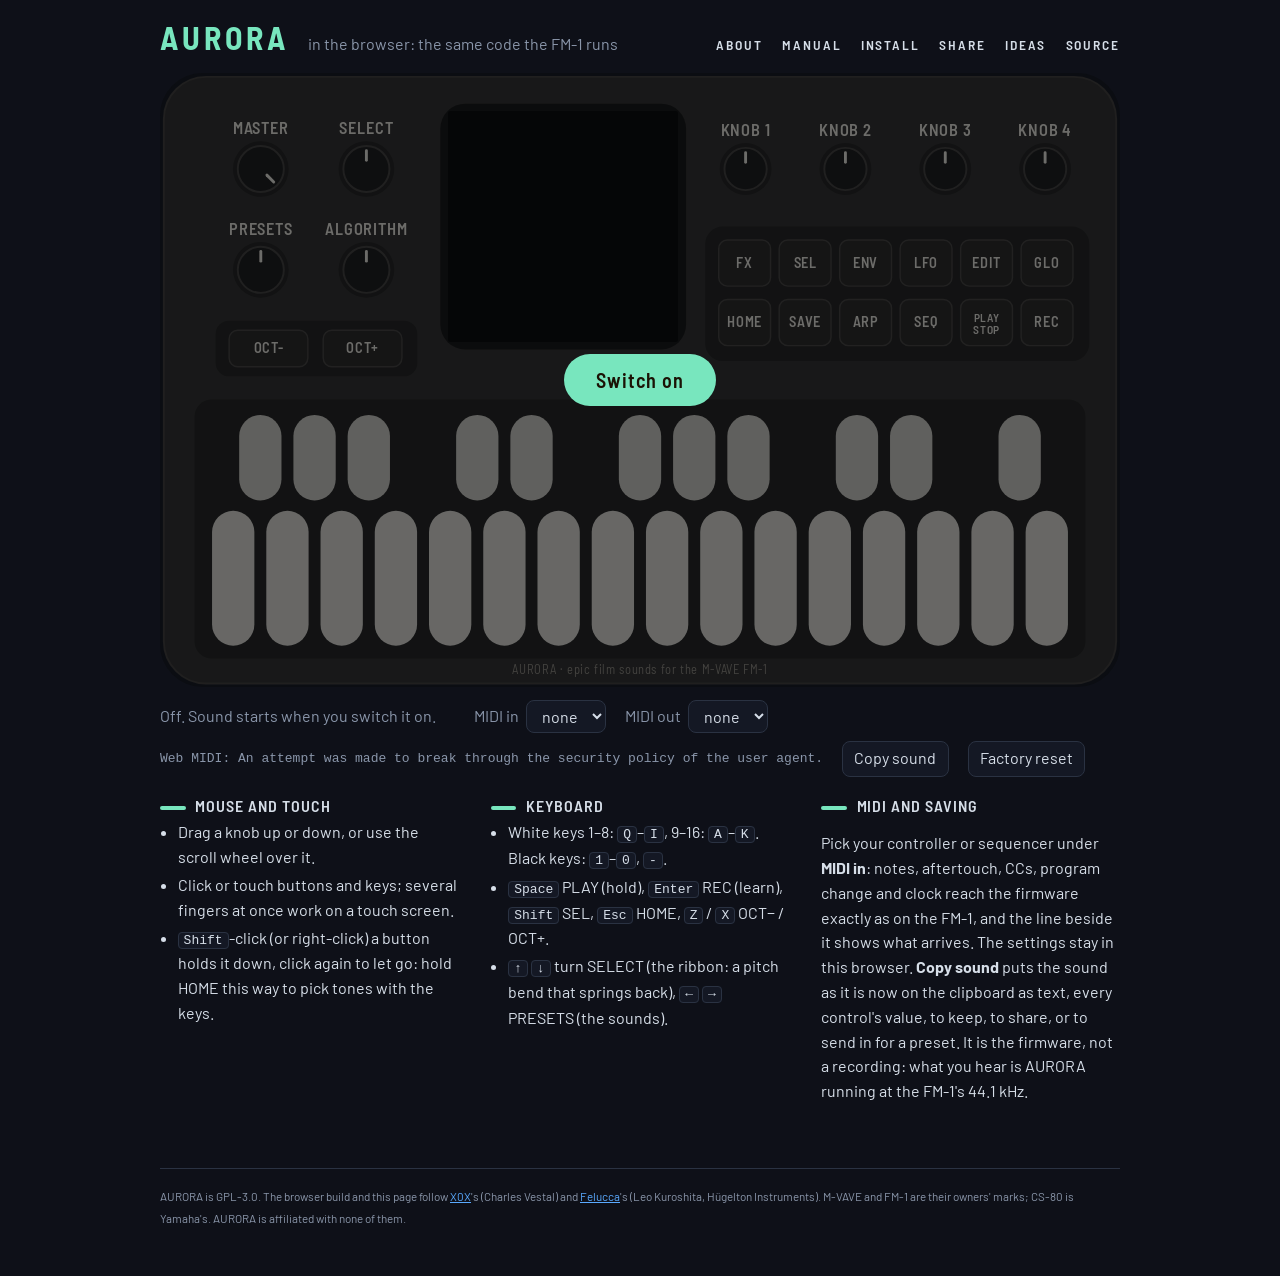
<file: web/emu/index.html>
<!doctype html>
<!-- SPDX-License-Identifier: GPL-3.0-only
     AURORA in the browser: the firmware (aurora.wasm, web/emu/aurora_web.c) in an AudioWorklet (worklet.js) against a fake FM-1.
     The page draws the FM-1 and takes the mouse, touch, the keyboard and Web MIDI. The device drawing and the
     pointer / keyboard handling follow X0X's web/emu/index.html (charlesvestal/fm1-x0x, GPL-3.0), as JIANT's does. -->
<html lang="en">
<head>
<meta charset="utf-8">
<meta name="viewport" content="width=device-width, initial-scale=1">
<title>AURORA in the browser</title>
<meta name="description" content="Play AURORA, the epic film-sound firmware for the M-VAVE FM-1, in your browser: the same code the FM-1 runs.">
<link rel="icon" href="../img/favicon.svg" type="image/svg+xml">
<link rel="icon" href="../img/favicon-32.png" sizes="32x32" type="image/png">
<link rel="apple-touch-icon" href="../img/favicon-180.png">
<link rel="preconnect" href="https://fonts.googleapis.com">
<link rel="preconnect" href="https://fonts.gstatic.com" crossorigin>
<link rel="stylesheet" href="https://fonts.googleapis.com/css2?family=Barlow:wght@400;600&family=Barlow+Semi+Condensed:wght@600;700&display=swap">
<link rel="stylesheet" href="../site.css">
<style>
  .device { position: relative; width: 100%; max-width: 1000px; margin: 0 auto; aspect-ratio: 1000 / 640; user-select: none; -webkit-user-select: none; -webkit-touch-callout: none; touch-action: manipulation; }
  .device svg { position: absolute; inset: 0; width: 100%; height: 100%; pointer-events: none; }
  .device canvas { position: absolute; left: 30%; top: 6.25%; width: 24%; height: 37.5%; image-rendering: pixelated; background: #000; border-radius: 2px; }
  .hit { position: absolute; touch-action: none; cursor: pointer; -webkit-tap-highlight-color: transparent; border-radius: 12px; }
  .hit.knob { cursor: ns-resize; border-radius: 50%; }
  .hit:focus-visible { outline: 2px solid var(--accent); outline-offset: 2px; }
  .btnface { transition: fill .06s; }
  .lit .btnface { fill: var(--accent); }
  .lit text.btn { fill: #1b1205; }
  .held .btnface, .held .keyface { stroke: var(--accent); stroke-width: 3; }
  .latched .btnface { stroke: #6fc3ff; stroke-width: 3; }
  .keyface { transition: fill .06s; }
  .lit .keyface.white { fill: #f3b25c; }
  .lit .keyface.black { fill: #e0902c; }
  .start[hidden] { display: none; }
  .start { position: absolute; inset: 0; display: grid; place-items: center; background: rgba(10, 11, 13, .55); border-radius: 4.4% / 6.9%; }
  .start button { font: 600 1.25rem "Barlow Semi Condensed", "Barlow", sans-serif; letter-spacing: .04em; padding: .7em 1.6em; background: var(--accent); color: #1b1205; border: 0; border-radius: 999px; cursor: pointer; }
  .start p { color: #fff; margin: .6rem 0 0; }
  .bar { display: flex; flex-wrap: wrap; align-items: center; gap: .5rem 1.2rem; margin: .8rem 0 1.2rem; color: var(--muted); }
  .bar select, .bar button { font: inherit; background: var(--card); color: var(--ink); border: 1px solid var(--rule); border-radius: 8px; padding: .3em .7em; }
  .bar label { display: inline-flex; gap: .4rem; align-items: center; }
  #monitor { font: 13px ui-monospace, Menlo, monospace; min-width: 11em; }
  .help { display: grid; grid-template-columns: repeat(auto-fit, minmax(260px, 1fr)); gap: 1rem 2rem; }
  .help h2 { font: 600 1rem "Barlow Semi Condensed", sans-serif; margin: 0 0 .3rem; }
  .help ul { margin: 0; padding-left: 1.1em; }
  .help li { margin: .2em 0; }
  .turn { display: none; color: var(--muted); margin: 0 0 .6rem; }
  @media (orientation: portrait) and (max-width: 700px) { .turn { display: block; } }
</style>
</head>
<body>
<main>
  <header>
    <h1><a href="../" title="AURORA home">AURORA</a></h1>
    <p>in the browser: the same code the FM-1 runs</p>
    <nav><a href="../">About</a><a href="../manual.html">Manual</a><a href="../install.html">Install</a><a href="../share.html">Share</a><a href="../ideas.html">Ideas</a><a href="https://github.com/twochannels/AURORA">Source</a></nav>
  </header>
  <p class="turn">Turn your phone sideways for bigger controls.</p>
  <div class="device" id="device">
    <svg id="panel" viewBox="0 0 1000 640" role="application" aria-label="The FM-1: knobs, buttons, screen and keys"></svg>
    <canvas id="screen" width="240" height="240" aria-label="The FM-1 screen"></canvas>
    <div class="start" id="start"><div><button id="go" type="button">Switch on</button><p id="startmsg" hidden></p></div></div>
  </div>
  <div class="bar">
    <span id="status">Off. Sound starts when you switch it on.</span>
    <span id="cpu"></span>
    <label>MIDI in <select id="midiin"><option value="">none</option></select></label>
    <label>MIDI out <select id="midiout"><option value="">none</option></select></label>
    <span id="monitor"></span>
    <button id="copy" type="button" title="Copy the sound as it is now, every control's value, as text">Copy sound</button>
    <button id="reset" type="button" title="Forget the saved settings and start again">Factory reset</button>
  </div>
  <section class="help">
    <div>
      <h2>Mouse and touch</h2>
      <ul>
        <li>Drag a knob up or down, or use the scroll wheel over it.</li>
        <li>Click or touch buttons and keys; several fingers at once work on a touch screen.</li>
        <li><kbd>Shift</kbd>-click (or right-click) a button holds it down, click again to let go: hold HOME this way to pick tones with the keys.</li>
      </ul>
    </div>
    <div>
      <h2>Keyboard</h2>
      <ul>
        <li>White keys 1–8: <kbd>Q</kbd>–<kbd>I</kbd>, 9–16: <kbd>A</kbd>–<kbd>K</kbd>. Black keys: <kbd>1</kbd>–<kbd>0</kbd>, <kbd>-</kbd>.</li>
        <li><kbd>Space</kbd> PLAY (hold), <kbd>Enter</kbd> REC (learn), <kbd>Shift</kbd> SEL, <kbd>Esc</kbd> HOME, <kbd>Z</kbd> / <kbd>X</kbd> OCT− / OCT+.</li>
        <li><kbd>↑</kbd> <kbd>↓</kbd> turn SELECT (the ribbon: a pitch bend that springs back), <kbd>←</kbd> <kbd>→</kbd> PRESETS (the sounds).</li>
      </ul>
    </div>
    <div>
      <h2>MIDI and saving</h2>
      <p>Pick your controller or sequencer under <b>MIDI in</b>: notes, aftertouch, CCs, program change and clock reach the firmware exactly as on the FM-1, and the line beside it shows what arrives. The settings stay in this browser. <b>Copy sound</b> puts the sound as it is now on the clipboard as text, every control's value, to keep, to share, or to send in for a preset. It is the firmware, not a recording: what you hear is AURORA running at the FM-1's 44.1 kHz.</p>
    </div>
  </section>
  <footer><small>AURORA is GPL-3.0. The browser build and this page follow <a href="https://github.com/charlesvestal/fm1-x0x">X0X</a>'s (Charles Vestal) and <a href="https://github.com/hugelton/Felucca">Felucca</a>'s (Leo Kuroshita, Hügelton Instruments). M-VAVE and FM-1 are their owners' marks; CS-80 is Yamaha's. AURORA is affiliated with none of them.</small></footer>
</main>
<script type="module">
"use strict";
import { HOLD_MS } from "./worklet.js";
const NS = "http://www.w3.org/2000/svg";
const BTN = { "OCT-": 0, "OCT+": 1, FX: 2, SEL: 3, ENV: 4, LFO: 5, EDIT: 6, GLO: 7, HOME: 8, SAVE: 9, ARP: 10, SEQ: 11, PLAY: 12, REC: 13 };   // the firmware's ids
const ENC = { SELECT: 0, ALGORITHM: 1, KNOB1: 2, KNOB2: 3, KNOB3: 4, KNOB4: 5, PRESETS: 6 };
const WHITE_K = [0, 2, 4, 6, 7, 9, 11, 12, 14, 16, 18, 19, 21, 23, 24, 26];
const BLACK_K = [1, 3, 5, 8, 10, 13, 15, 17, 20, 22, 25];
const BLACK_AFTER = [0, 1, 2, 4, 5, 7, 8, 9, 11, 12, 14];
const BODY = "#2a2827", TRAY = "#1c1b1a", KEY_W = "#dcd9d2", KEY_B = "#cbc8c1", KNOB = "#151414", BTNC = "#232120", LABEL = "#e6e2da";
const $ = (id) => document.getElementById(id);

const svg = $("panel");
function el(tag, attrs, parent = svg) {
  const e = document.createElementNS(NS, tag);
  for (const [k, v] of Object.entries(attrs)) e.setAttribute(k, v);
  parent.appendChild(e);
  return e;
}
function text(parent, x, y, s, size, fill = LABEL, weight = 600) {
  const t = el("text", { x, y, "text-anchor": "middle", "font-family": "'Barlow Semi Condensed', 'Arial Narrow', Arial, sans-serif",
                         "font-size": size, "font-weight": weight, fill, "letter-spacing": ".05em", class: "btn", "pointer-events": "none" }, parent);
  t.textContent = s;
  return t;
}

// ---------------------------------------------------------------- the panel
el("rect", { x: 4, y: 4, width: 992, height: 632, rx: 44, fill: BODY });
el("rect", { x: 4, y: 4, width: 992, height: 632, rx: 44, fill: "none", stroke: "#3b3836", "stroke-width": 2 });
const knobs = {};
function knob(x, y, r, label, role, shown) {
  const g = el("g", { class: "ctl knob", tabindex: 0, role: "slider", "aria-label": shown || label });
  el("circle", { cx: x, cy: y, r: r + 5, fill: TRAY }, g);
  el("circle", { cx: x, cy: y, r, fill: KNOB, stroke: "#3d3a38", "stroke-width": 2 }, g);
  const ind = el("line", { x1: x, y1: y - r + 5, x2: x, y2: y - r + 15, stroke: LABEL, "stroke-width": 3, "stroke-linecap": "round" }, g);
  text(g, x, y - r - 12, shown || label, 17);
  el("circle", { cx: x, cy: y, r: r + 14, fill: "transparent" }, g);
  knobs[label] = { g, ind, x, y, angle: 0, role };
  return knobs[label];
}
knob(105, 100, 24, "MASTER", "master");
knob(215, 100, 24, "SELECT", ENC.SELECT);
knob(105, 205, 24, "PRESETS", ENC.PRESETS);
knob(215, 205, 24, "ALGORITHM", ENC.ALGORITHM);
for (let i = 0; i < 4; i++) knob(610 + i * 104, 100, 22, `KNOB${i + 1}`, ENC[`KNOB${i + 1}`], `KNOB ${i + 1}`);

const buttons = {};
function button(x, y, w, h, label, two) {
  const g = el("g", { class: "ctl", role: "button", "aria-label": label });
  el("rect", { x, y, width: w, height: h, rx: 9, fill: BTNC, stroke: "#403d3a", "stroke-width": 1.5, class: "btnface" }, g);
  if (two) { text(g, x + w / 2, y + h / 2 - 1, label, 12); text(g, x + w / 2, y + h / 2 + 12, two, 12); }
  else text(g, x + w / 2, y + h / 2 + 5, label, 15);
  buttons[label] = { g, bit: BTN[label] };
}
el("rect", { x: 58, y: 258, width: 210, height: 58, rx: 14, fill: TRAY });
button(72, 268, 82, 38, "OCT-"); button(170, 268, 82, 38, "OCT+");
el("rect", { x: 292, y: 32, width: 256, height: 256, rx: 26, fill: "#0e0d0d" });
el("rect", { x: 568, y: 160, width: 400, height: 140, rx: 18, fill: TRAY });
const ROW1 = ["FX", "SEL", "ENV", "LFO", "EDIT", "GLO"], ROW2 = ["HOME", "SAVE", "ARP", "SEQ", "PLAY", "REC"];
for (let i = 0; i < 6; i++) {
  button(582 + i * 63, 174, 54, 48, ROW1[i]);
  if (ROW2[i] === "PLAY") button(582 + i * 63, 236, 54, 48, "PLAY", "STOP"); else button(582 + i * 63, 236, 54, 48, ROW2[i]);
}
const keys = [];
(function keybed(x0, y0, w, h) {
  el("rect", { x: x0, y: y0, width: w, height: h, rx: 18, fill: TRAY });
  const pitch = (w - 24) / 16, kw = pitch * 0.78;
  for (let i = 0; i < 16; i++) {
    const g = el("g", { class: "ctl", role: "button", "aria-label": `white key ${i + 1}` });
    el("rect", { x: x0 + 12 + i * pitch + (pitch - kw) / 2, y: y0 + h * 0.43, width: kw, height: h * 0.52, rx: kw / 2, fill: KEY_W, class: "keyface white" }, g);
    keys[WHITE_K[i]] = { g };
  }
  BLACK_AFTER.forEach((a, k) => {
    const g = el("g", { class: "ctl", role: "button", "aria-label": `black key ${k + 1}` });
    el("rect", { x: x0 + 12 + (a + 1) * pitch - kw / 2, y: y0 + h * 0.06, width: kw, height: h * 0.33, rx: kw / 2, fill: KEY_B, class: "keyface black" }, g);
    keys[BLACK_K[k]] = { g };
  });
})(36, 340, 928, 270);
text(svg, 500, 626, "AURORA · epic film sounds for the M-VAVE FM-1", 13, "#8a857d", 400);

// ---------------------------------------------------------------- touch targets (HTML over the picture: touch-action works there)
const device = $("device");
function hit(c, cls) {
  const b = c.g.getBBox(), d = document.createElement("div");
  d.className = "hit" + (cls ? " " + cls : "");
  Object.assign(d.style, { left: `${b.x / 10}%`, top: `${b.y / 6.4}%`, width: `${b.width / 10}%`, height: `${b.height / 6.4}%` });
  for (const a of ["role", "aria-label", "tabindex"]) if (c.g.hasAttribute(a)) { d.setAttribute(a, c.g.getAttribute(a)); c.g.removeAttribute(a); }
  c.g.setAttribute("aria-hidden", "true");
  d.addEventListener("touchstart", (e) => e.preventDefault(), { passive: false });
  device.insertBefore(d, $("start"));
  c.hit = d;
}
for (const k of Object.values(knobs)) hit(k, "knob");
for (const b of Object.values(buttons)) hit(b);
keys.forEach((k) => hit(k));

// ---------------------------------------------------------------- state and input
let node = null, btnMask = 0, keyMask = 0, latched = 0, master = 1023;
const btnHeldBy = new Map(), keyHeldBy = new Map();
const send = (m, t) => { if (node) node.port.postMessage(m, t || []); };
function syncButtons() {
  let m = latched;
  for (const b of btnHeldBy.values()) m |= 1 << b;
  if (m !== btnMask) { btnMask = m; send({ type: "buttons", mask: m }); }
  for (const b of Object.values(buttons)) {
    b.g.classList.toggle("held", !!(m & (1 << b.bit)));
    b.g.classList.toggle("latched", !!(latched & (1 << b.bit)));
    b.hit.setAttribute("aria-pressed", m & (1 << b.bit) ? "true" : "false");
  }
}
function syncKeys() {
  let m = 0;
  for (const k of keyHeldBy.values()) m |= 1 << k;
  if (m !== keyMask) { keyMask = m; send({ type: "keys", mask: m }); }
  keys.forEach((k, i) => k.g.classList.toggle("held", !!(m & (1 << i))));
}
for (const b of Object.values(buttons)) {
  b.hit.addEventListener("contextmenu", (e) => e.preventDefault());
  b.hit.addEventListener("pointerdown", (e) => {
    e.preventDefault();
    if (e.shiftKey || e.button === 2) { latched ^= 1 << b.bit; syncButtons(); return; }
    if (latched & (1 << b.bit)) { latched &= ~(1 << b.bit); syncButtons(); return; }
    b.hit.setPointerCapture(e.pointerId);
    btnHeldBy.set("p" + e.pointerId, b.bit);
    syncButtons();
  });
}
keys.forEach((k, i) => {
  k.hit.addEventListener("pointerdown", (e) => { e.preventDefault(); k.hit.setPointerCapture(e.pointerId); keyHeldBy.set("p" + e.pointerId, i); syncKeys(); });
});
function pointerUp(e) {
  const id = "p" + e.pointerId;
  if (btnHeldBy.delete(id)) syncButtons();
  if (keyHeldBy.delete(id)) syncKeys();
}
device.addEventListener("pointerup", pointerUp);
device.addEventListener("pointercancel", pointerUp);
device.addEventListener("lostpointercapture", pointerUp);

function drawKnob(k) { k.ind.setAttribute("transform", `rotate(${k.angle} ${k.x} ${k.y})`); }
function turn(k, n) {
  if (!n) return;
  if (k.role === "master") {
    master = Math.max(0, Math.min(1023, master + n * 16));
    k.angle = -135 + 270 * master / 1023;
    send({ type: "master", value: master });
  } else {
    k.angle = (k.angle + n * 18) % 360;
    send({ type: "enc", id: k.role, n });
  }
  drawKnob(k);
}
for (const k of Object.values(knobs)) {
  if (k.role === "master") { k.angle = -135 + 270 * master / 1023; drawKnob(k); }
  let drag = null, wheel = 0;
  k.hit.addEventListener("pointerdown", (e) => { e.preventDefault(); k.hit.setPointerCapture(e.pointerId); drag = { y: e.clientY, acc: 0 }; });
  k.hit.addEventListener("pointermove", (e) => {
    if (!drag) return;
    drag.acc += drag.y - e.clientY; drag.y = e.clientY;
    const step = k.role === "master" ? 3 : 7, n = Math.trunc(drag.acc / step);
    if (n) { drag.acc -= n * step; turn(k, n); }
  });
  const end = () => { drag = null; };
  k.hit.addEventListener("pointerup", end); k.hit.addEventListener("pointercancel", end);
  k.hit.addEventListener("wheel", (e) => {
    e.preventDefault();
    const dy = e.deltaMode === 1 ? e.deltaY * 33 : e.deltaY;
    if (Math.abs(dy) >= 50) { turn(k, dy < 0 ? 1 : -1); wheel = 0; return; }
    wheel -= dy;
    const n = Math.trunc(wheel / 25);
    if (n) { wheel -= n * 25; turn(k, n); }
  }, { passive: false });
  k.hit.addEventListener("keydown", (e) => {
    if (e.key === "ArrowUp" || e.key === "ArrowRight") { turn(k, 1); e.preventDefault(); e.stopPropagation(); }
    if (e.key === "ArrowDown" || e.key === "ArrowLeft") { turn(k, -1); e.preventDefault(); e.stopPropagation(); }
  });
}
const KEYMAP = {};
"qwertyui".split("").forEach((c, i) => KEYMAP["Key" + c.toUpperCase()] = { key: WHITE_K[i] });
"asdfghjk".split("").forEach((c, i) => KEYMAP["Key" + c.toUpperCase()] = { key: WHITE_K[8 + i] });
"1234567890".split("").forEach((c, i) => KEYMAP["Digit" + c] = { key: BLACK_K[i] });
KEYMAP.Minus = { key: BLACK_K[10] };
Object.assign(KEYMAP, { Space: { btn: BTN.PLAY }, Enter: { btn: BTN.REC }, ShiftLeft: { btn: BTN.SEL }, ShiftRight: { btn: BTN.SEL },
                        Escape: { btn: BTN.HOME }, KeyZ: { btn: BTN["OCT-"] }, KeyX: { btn: BTN["OCT+"] } });
addEventListener("keydown", (e) => {
  if (!node || e.metaKey || e.ctrlKey || e.altKey || e.target.tagName === "SELECT") return;
  if (e.code === "ArrowUp" || e.code === "ArrowDown") { turn(knobs.SELECT, e.code === "ArrowUp" ? 1 : -1); e.preventDefault(); return; }
  if (e.code === "ArrowRight" || e.code === "ArrowLeft") { turn(knobs.PRESETS, e.code === "ArrowRight" ? 1 : -1); e.preventDefault(); return; }
  const m = KEYMAP[e.code];
  if (!m) return;
  e.preventDefault();
  if (e.repeat) return;
  if (m.key !== undefined) { keyHeldBy.set("k" + e.code, m.key); syncKeys(); }
  else { btnHeldBy.set("k" + e.code, m.btn); syncButtons(); }
});
addEventListener("keyup", (e) => {
  const id = "k" + e.code;
  if (keyHeldBy.delete(id)) syncKeys();
  if (btnHeldBy.delete(id)) syncButtons();
});
addEventListener("blur", () => {
  for (const id of [...btnHeldBy.keys()]) if (id[0] === "k") btnHeldBy.delete(id);
  for (const id of [...keyHeldBy.keys()]) if (id[0] === "k") keyHeldBy.delete(id);
  syncButtons(); syncKeys();
});

// ---------------------------------------------------------------- screen and lights
const ctx = $("screen").getContext("2d"), img = ctx.createImageData(240, 240);
function drawScreen(fb) {
  const d = img.data;
  for (let i = 0, j = 0; i < 240 * 240; i++, j += 4) {
    const c = fb[i];
    d[j] = (c >> 11) * 255 / 31; d[j + 1] = ((c >> 5) & 63) * 255 / 63; d[j + 2] = (c & 31) * 255 / 31; d[j + 3] = 255;
  }
  ctx.putImageData(img, 0, 0);
}
function drawLights([b, k]) {
  for (const x of Object.values(buttons)) x.g.classList.toggle("lit", !!(b & (1 << x.bit)));
  keys.forEach((x, i) => x.g.classList.toggle("lit", !!(k & (1 << i))));
}

// ---------------------------------------------------------------- storage: the settings sector and the user bank, in this browser
const SETTINGS_KEY = "aurora-settings", BANK_KEY = "aurora-bank";
const b64 = (u8) => { let s = ""; for (const c of u8) s += String.fromCharCode(c); return btoa(s); };
const unb64 = (s) => Uint8Array.from(atob(s), (c) => c.charCodeAt(0));
const loadBlob = (key) => { try { const s = localStorage.getItem(key); return s ? unb64(s).buffer : null; } catch { return null; } };
const saveBlob = (key, u8) => { try { localStorage.setItem(key, b64(u8)); } catch {} };
let patchNow = null, patchFields = null;
$("copy").addEventListener("click", async () => {
  if (!patchNow || !patchFields) { $("status").textContent = "Switch it on first."; return; }
  const text = "AURORA sound, V@VERSION@: " + patchFields.map((f, i) => `${f}=${patchNow[i]}`).join(" ");
  try { await navigator.clipboard.writeText(text); $("status").textContent = "Copied: " + text; }
  catch { $("status").textContent = text; }
});
$("reset").addEventListener("click", () => {
  if (!confirm("Forget the saved settings and start again from the factory state?")) return;
  try { localStorage.removeItem(SETTINGS_KEY); localStorage.removeItem(BANK_KEY); } catch {}
  location.reload();
});

// ---------------------------------------------------------------- Web MIDI
let midiOut = null;
async function setupMidi() {
  if (!navigator.requestMIDIAccess) { $("monitor").textContent = "Web MIDI needs Chrome or Edge"; return; }
  try {
    const access = await navigator.requestMIDIAccess({ sysex: false });
    const fill = () => {
      for (const [sel, ports] of [[$("midiin"), access.inputs], [$("midiout"), access.outputs]]) {
        const was = sel.value;
        sel.innerHTML = '<option value="">none</option>';
        for (const p of ports.values()) { const o = document.createElement("option"); o.value = p.id; o.textContent = p.name; sel.appendChild(o); }
        sel.value = [...sel.options].some((o) => o.value === was) ? was : "";
      }
    };
    fill(); access.onstatechange = fill;
    let current = null, clocks = 0;
    const onMidi = (e) => {
      const [st, d1 = 0, d2 = 0] = e.data;
      if (st < 0x80 || (st >= 0xF0 && st !== 0xF8 && st !== 0xFA && st !== 0xFB && st !== 0xFC)) return;
      const kind = st & 0xF0, chan = (st & 15) + 1;
      if (st === 0xF8) { if (++clocks % 24 === 0) $("monitor").textContent = "clock running"; }
      else $("monitor").textContent = kind === 0xB0 ? `ch${chan} CC ${d1} = ${d2}` : kind === 0x90 && d2 ? `ch${chan} note ${d1} vel ${d2}`
                                    : kind === 0xD0 ? `ch${chan} pressure ${d1}` : kind === 0xA0 ? `ch${chan} poly AT ${d1} ${d2}` : kind === 0xC0 ? `ch${chan} program ${d1}`
                                    : kind === 0xE0 ? `ch${chan} bend` : st === 0xFA ? "start" : st === 0xFC ? "stop" : $("monitor").textContent;
      send({ type: "midi", data: [st, d1, d2] });
    };
    $("midiin").addEventListener("change", () => {
      if (current) current.onmidimessage = null;
      current = access.inputs.get($("midiin").value) || null;
      if (current) current.onmidimessage = onMidi;
    });
    $("midiout").addEventListener("change", () => { midiOut = access.outputs.get($("midiout").value) || null; });
  } catch (err) { $("monitor").textContent = `Web MIDI: ${err.message}`; }
}
setupMidi();

// ---------------------------------------------------------------- switch on: the audio context, the worklet, the firmware
$("go").addEventListener("click", async () => {
  $("go").disabled = true; $("startmsg").hidden = false; $("startmsg").textContent = "Loading…";
  try {
    const ac = new AudioContext({ sampleRate: 44100, latencyHint: "interactive" });
    const [wasm] = await Promise.all([
      fetch("aurora.wasm?v=@VERSION@").then((r) => { if (!r.ok) throw new Error(`aurora.wasm: ${r.status}`); return r.arrayBuffer(); }),   // (the version in the URL: a new build is never the browser's cached one)
      ac.audioWorklet.addModule("worklet.js?v=@VERSION@")]);
    node = new AudioWorkletNode(ac, "aurora", { numberOfInputs: 0, numberOfOutputs: 1, outputChannelCount: [2] });
    node.connect(ac.destination);
    node.port.onmessage = (e) => {
      const m = e.data;
      if (m.type === "ready") {
        $("start").hidden = true;
        $("status").textContent = `On, at ${m.rate} Hz${ac.sampleRate !== m.rate ? ` (the browser resamples from ${ac.sampleRate})` : ""}.`;
        patchFields = m.fields || null;
        const want = new URLSearchParams(location.search).get("sound");   // ?sound=N: the manual opens a sound
        if (want !== null) setTimeout(() => send({ type: "midi", data: [0xC0, +want & 127, 0] }), 400);
      } else if (m.type === "error") { $("startmsg").textContent = `Could not start: ${m.message}`; $("go").disabled = false; }
      else if (m.type === "frame") {
        if (m.fb) drawScreen(m.fb);
        if (m.leds) drawLights(m.leds);
        if (m.settings) saveBlob(SETTINGS_KEY, m.settings);
        if (m.patch) patchNow = m.patch;
        if (m.bank) { bankNow = m.bank.buffer; saveBlob(BANK_KEY, m.bank); }
        if (m.load !== undefined) $("cpu").textContent = `device ${Math.round(m.load * 100)} % of real time`;
        if (m.midi && midiOut) for (const d of m.midi) { try { midiOut.send(d); } catch {} }
      }
    };
    const settings = loadBlob(SETTINGS_KEY), bank = loadBlob(BANK_KEY);
    node.port.postMessage({ type: "load", wasm, settings, bank, master }, [wasm, settings, bank].filter(Boolean));
    document.addEventListener("visibilitychange", () => send({ type: "visible", on: !document.hidden }));
  } catch (err) { $("startmsg").textContent = `Could not start: ${err.message}`; $("go").disabled = false; }
});
</script>
</body>
</html>
</file>
<file: web/site.css>
/* SPDX-License-Identifier: GPL-3.0-only */
/* AURORA's site and emulator pages, in the instrument's own colours: the night sky of its panel, its silk and
 * legend greys, and the four knob colours (green, blue, violet, amber) as the accents. Dark only: it is a night sky.
 * After X0X's page styles (charlesvestal/fm1-x0x, GPL-3.0). */
:root { --ground: #0e1018; --ink: #d6dee8; --muted: #8a96aa; --leg: #687488; --rule: #2a3242; --card: #141824; --panel: #0a0c12;
        --k1: #78e6be; --k2: #5aaaff; --k3: #dc78e6; --k4: #f0be46; --accent: var(--k1); color-scheme: dark; }
:root[data-theme="light"], :root[data-theme="dark"] { color-scheme: dark; }
body { background: var(--ground); color: var(--ink); margin: 0; padding-inline: 16px; padding-block: 20px 48px;
       font: 400 16px/1.55 "Barlow", "Helvetica Neue", Arial, sans-serif; }
main { max-width: 960px; margin: 0 auto; }
header { display: flex; flex-wrap: wrap; align-items: baseline; gap: .4rem 1.2rem; margin: 0 0 1rem; }
h1 { font: 700 2rem/1.1 "Barlow Semi Condensed", "Barlow", sans-serif; margin: 0; letter-spacing: .12em; }
h1 a { color: var(--k1); text-decoration: none; }
header p { margin: 0; color: var(--muted); }
header nav { margin-left: auto; display: flex; gap: 1.2rem; flex-wrap: wrap; }
header nav a { font: 600 .85rem "Barlow Semi Condensed", sans-serif; letter-spacing: .14em; text-transform: uppercase; text-decoration: none; color: var(--ink); }
header nav a:hover { color: var(--k1); }
a { color: var(--k2); }
h2 { font: 700 1.5rem/1.2 "Barlow Semi Condensed", "Barlow", sans-serif; margin: 2.4rem 0 .6rem; letter-spacing: .06em; text-transform: uppercase; }
h2::before { content: ""; display: inline-block; width: 1.6rem; height: 4px; border-radius: 2px; background: var(--k1); vertical-align: middle; margin-right: .6rem; }
h2.b::before { background: var(--k2); } h2.v::before { background: var(--k3); } h2.a::before { background: var(--k4); }
h3 { font: 600 1.15rem/1.3 "Barlow Semi Condensed", "Barlow", sans-serif; margin: 1.6rem 0 .4rem; letter-spacing: .04em; }
kbd, code { font: 13px/1.6 ui-monospace, Menlo, Consolas, monospace; background: var(--card); border: 1px solid var(--rule); border-radius: 4px; padding: 0 5px; }
pre { background: var(--card); border: 1px solid var(--rule); border-radius: 8px; padding: 12px 14px; overflow-x: auto; }
pre code { border: 0; padding: 0; background: none; }
table { border-collapse: collapse; width: 100%; margin: .6rem 0 1.2rem; font-size: 15px; }
th, td { text-align: left; vertical-align: top; padding: .4rem .6rem; border-bottom: 1px solid var(--rule); }
th { color: var(--muted); font-weight: 600; }
td.k { white-space: nowrap; font-family: "Barlow Semi Condensed", sans-serif; font-weight: 600; letter-spacing: .06em; }
.cards { display: grid; grid-template-columns: repeat(auto-fit, minmax(200px, 1fr)); gap: 1rem; margin: 1rem 0; }
.card { background: var(--card); border: 1px solid var(--rule); border-radius: 12px; padding: 1rem 1.1rem; }
.card h3 { margin-top: 0; }
.card p:last-child { margin-bottom: 0; }
.shot { display: grid; grid-template-columns: repeat(auto-fit, minmax(200px, 1fr)); gap: 1rem; margin: 1rem 0; }
.shot figure { margin: 0; }
.shot img { width: 100%; height: auto; image-rendering: pixelated; border-radius: 8px; border: 1px solid var(--rule); background: var(--panel); }
.shot figcaption { color: var(--muted); font-size: 14px; margin-top: .3rem; }
.try { display: inline-block; background: var(--k1); color: #06120d; text-decoration: none; font: 600 .95rem "Barlow Semi Condensed", sans-serif; letter-spacing: .06em; padding: .45em 1.1em; border-radius: 999px; margin: .2rem .4rem .2rem 0; }
.try.b { background: var(--k2); color: #04101e; } .try.v { background: var(--k3); color: #16061a; } .try.a { background: var(--k4); color: #1a1204; }
.note { border-left: 3px solid var(--k4); padding: .2rem 0 .2rem .9rem; color: var(--muted); }
footer { margin-top: 3rem; color: var(--muted); font-size: 14px; border-top: 1px solid var(--rule); padding-top: 1rem; }
.toc { columns: 2; column-gap: 2rem; font-size: 15px; } .toc li { break-inside: avoid; }
@media (max-width: 640px) { .toc { columns: 1; } }

.lead { font-size: 1.25rem; line-height: 1.45; margin: .4rem 0; }
.lead + .lead { font-size: 1.05rem; color: var(--muted); }
.aside { margin: .8rem 0 1rem; padding-left: .9rem; border-left: 3px solid var(--k3); color: var(--ink); }

/* the sky: the hero, drawn live by the page with the firmware's own curtains */
.sky { position: relative; margin: 0 0 1rem; border-radius: 14px; overflow: hidden; background: var(--panel); border: 1px solid var(--rule); aspect-ratio: 24 / 5; }
.sky canvas { display: block; width: 100%; height: 100%; }
.sky .over { position: absolute; inset: 0; display: flex; flex-direction: column; justify-content: flex-end; padding: .9rem 1.4rem; pointer-events: none; }
.sky .over h1 { font-size: clamp(1.9rem, 5vw, 3rem); letter-spacing: .2em; color: var(--k1); text-shadow: 0 0 24px rgba(120, 230, 190, .35); }
.sky .over p { margin: .2rem 0 0; color: var(--ink); font-size: clamp(.95rem, 2.4vw, 1.15rem); text-shadow: 0 1px 8px rgba(0, 0, 0, .8); }
.sky .k { position: absolute; left: 1.4rem; right: 1.4rem; bottom: .6rem; display: flex; gap: 6px; pointer-events: none; }
.sky .k i { flex: 1; height: 3px; border-radius: 2px; background: var(--rule); position: relative; }
.sky .k i::after { content: ""; position: absolute; inset: 0; width: var(--v, 50%); border-radius: 2px; background: var(--c); }

/* the knobs' legend: a coloured mark before a name */
.kn { font-family: "Barlow Semi Condensed", sans-serif; font-weight: 600; letter-spacing: .08em; white-space: nowrap; }
.kn::before { content: ""; display: inline-block; width: .9em; height: 4px; border-radius: 2px; vertical-align: middle; margin-right: .35em; background: var(--c, var(--k1)); }
.k1 { --c: var(--k1); } .k2 { --c: var(--k2); } .k3 { --c: var(--k3); } .k4 { --c: var(--k4); }

/* the pages: a screen each, its knobs under it in their colours */
.pages { display: grid; grid-template-columns: repeat(auto-fill, minmax(220px, 1fr)); gap: 1.2rem 1rem; margin: 1rem 0; }
.pages figure { margin: 0; background: var(--card); border: 1px solid var(--rule); border-radius: 12px; padding: .6rem .6rem .8rem; }
.pages img { width: 100%; height: auto; image-rendering: pixelated; border-radius: 8px; display: block; }
.pages figcaption { margin-top: .5rem; font-size: 14px; color: var(--muted); }
.pages figcaption b { display: block; color: var(--ink); font: 600 1rem "Barlow Semi Condensed", sans-serif; letter-spacing: .08em; margin-bottom: .15rem; }
.pages .knobs { display: flex; gap: 4px; margin: .4rem 0 .3rem; }
.pages .knobs i { flex: 1; height: 3px; border-radius: 2px; }
.pages .knobs i:nth-child(1) { background: var(--k1); } .pages .knobs i:nth-child(2) { background: var(--k2); }
.pages .knobs i:nth-child(3) { background: var(--k3); } .pages .knobs i:nth-child(4) { background: var(--k4); }

/* the presets: a strip from the slow and vast to the short and struck */
.presets { display: grid; grid-template-columns: repeat(auto-fill, minmax(140px, 1fr)); gap: .6rem; margin: 1rem 0; }
.presets div { background: var(--card); border: 1px solid var(--rule); border-radius: 10px; padding: .6rem .8rem; }
.presets b { display: block; font: 600 1rem "Barlow Semi Condensed", sans-serif; letter-spacing: .1em; color: var(--k1); }
.presets div:nth-child(n+6) b { color: var(--k2); } .presets div:nth-child(n+9) b { color: var(--k3); } .presets div:nth-child(n+10) b { color: var(--k4); }
.presets span { font-size: 14px; color: var(--muted); }

/* the panel: what each button and encoder does */
.panel { display: grid; grid-template-columns: repeat(auto-fit, minmax(260px, 1fr)); gap: .4rem 2rem; margin: .6rem 0 1rem; }
.panel div { display: flex; gap: .8rem; align-items: baseline; padding: .35rem 0; border-bottom: 1px solid var(--rule); }
.panel b { font: 600 .9rem "Barlow Semi Condensed", sans-serif; letter-spacing: .1em; color: var(--ink); background: var(--card); border: 1px solid var(--rule); border-radius: 6px; padding: .1em .5em; white-space: nowrap; min-width: 6.5em; text-align: center; }
.panel span { color: var(--muted); font-size: 15px; }

/* the demos: three screens in a row, a big play button over each poster until it plays */
.demos { display: grid; grid-template-columns: repeat(auto-fit, minmax(220px, 1fr)); gap: 1rem; margin: 1rem 0 .6rem; }
.demos figure { margin: 0; }
.demos figcaption { color: var(--muted); font-size: 14px; margin-top: .5rem; line-height: 1.45; }
.demos figcaption b { display: block; color: var(--ink); font: 600 1rem "Barlow Semi Condensed", sans-serif; letter-spacing: .1em; margin-bottom: .15rem; }
.demos figure:nth-child(1) b { color: var(--k1); } .demos figure:nth-child(2) b { color: var(--k4); } .demos figure:nth-child(3) b { color: var(--k2); }
.intro { margin: 1.2rem 0 .6rem; }
.about .lead { margin: 0 0 .8rem; }
.layers { list-style: none; margin: 0; padding: 0; }
.layers li { padding: .38rem 0; border-top: 1px solid var(--rule); font-size: 15px; color: var(--muted); }
.layers li:first-child { border-top: 0; }
.layers .kn { color: var(--ink); margin-right: .4em; }
.player { position: relative; border-radius: 12px; overflow: hidden; border: 1px solid var(--rule); background: var(--panel); }
.demo { display: block; width: 100%; height: auto; }
.listen { position: absolute; left: 50%; bottom: 9%; transform: translateX(-50%); display: inline-flex; align-items: center; gap: .5em; padding: .55em 1.2em .55em 1em; border-radius: 999px;
          background: rgba(14, 16, 24, .82); border: 2px solid var(--k1); color: var(--k1); cursor: pointer; font: 600 1rem "Barlow Semi Condensed", sans-serif; letter-spacing: .16em;
          box-shadow: 0 4px 18px rgba(0, 0, 0, .6); transition: transform .15s, background .15s; }
.listen svg { width: 1.4em; height: 1.4em; }
.listen svg path { fill: var(--k1); }
.listen svg .wave { fill: none; stroke: var(--k1); stroke-width: 7; stroke-linecap: round; }
.listen:hover { transform: translateX(-50%) scale(1.05); background: rgba(14, 16, 24, .95); }
.player.sound .listen { display: none; }
.ctas { text-align: center; margin: .8rem 0 0; }
.ctas .try { font-size: 1.05rem; letter-spacing: .14em; padding: .6em 1.6em; margin: .3rem .5rem; }
</file>
